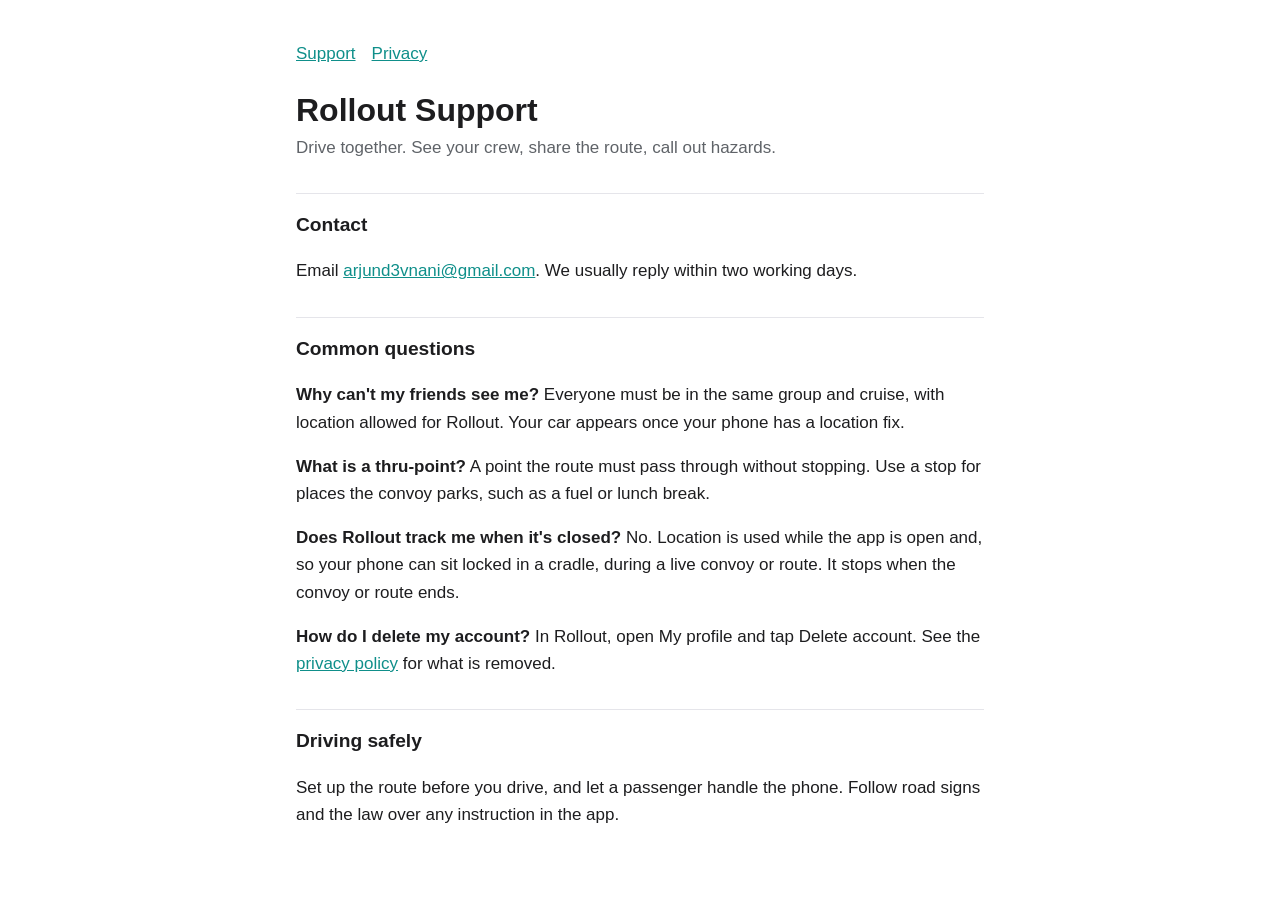
<file: index.html>
<!doctype html>
<html lang="en">
<head>
<meta charset="utf-8">
<meta name="viewport" content="width=device-width, initial-scale=1">
<title>Rollout Support</title>
<link rel="stylesheet" href="style.css">
</head>
<body>
<main>
<nav><a href="index.html">Support</a><a href="privacy.html">Privacy</a></nav>
<h1>Rollout Support</h1>
<p class="meta">Drive together. See your crew, share the route, call out hazards.</p>

<h2>Contact</h2>
<p>Email <a href="mailto:arjund3vnani@gmail.com">arjund3vnani@gmail.com</a>. We usually reply within two working days.</p>

<h2>Common questions</h2>
<p><strong>Why can't my friends see me?</strong> Everyone must be in the same group and cruise, with location allowed for Rollout. Your car appears once your phone has a location fix.</p>
<p><strong>What is a thru-point?</strong> A point the route must pass through without stopping. Use a stop for places the convoy parks, such as a fuel or lunch break.</p>
<p><strong>Does Rollout track me when it's closed?</strong> No. Location is used while the app is open and, so your phone can sit locked in a cradle, during a live convoy or route. It stops when the convoy or route ends.</p>
<p><strong>How do I delete my account?</strong> In Rollout, open My profile and tap Delete account. See the <a href="privacy.html">privacy policy</a> for what is removed.</p>

<h2>Driving safely</h2>
<p>Set up the route before you drive, and let a passenger handle the phone. Follow road signs and the law over any instruction in the app.</p>
</main>
</body>
</html>
</file>
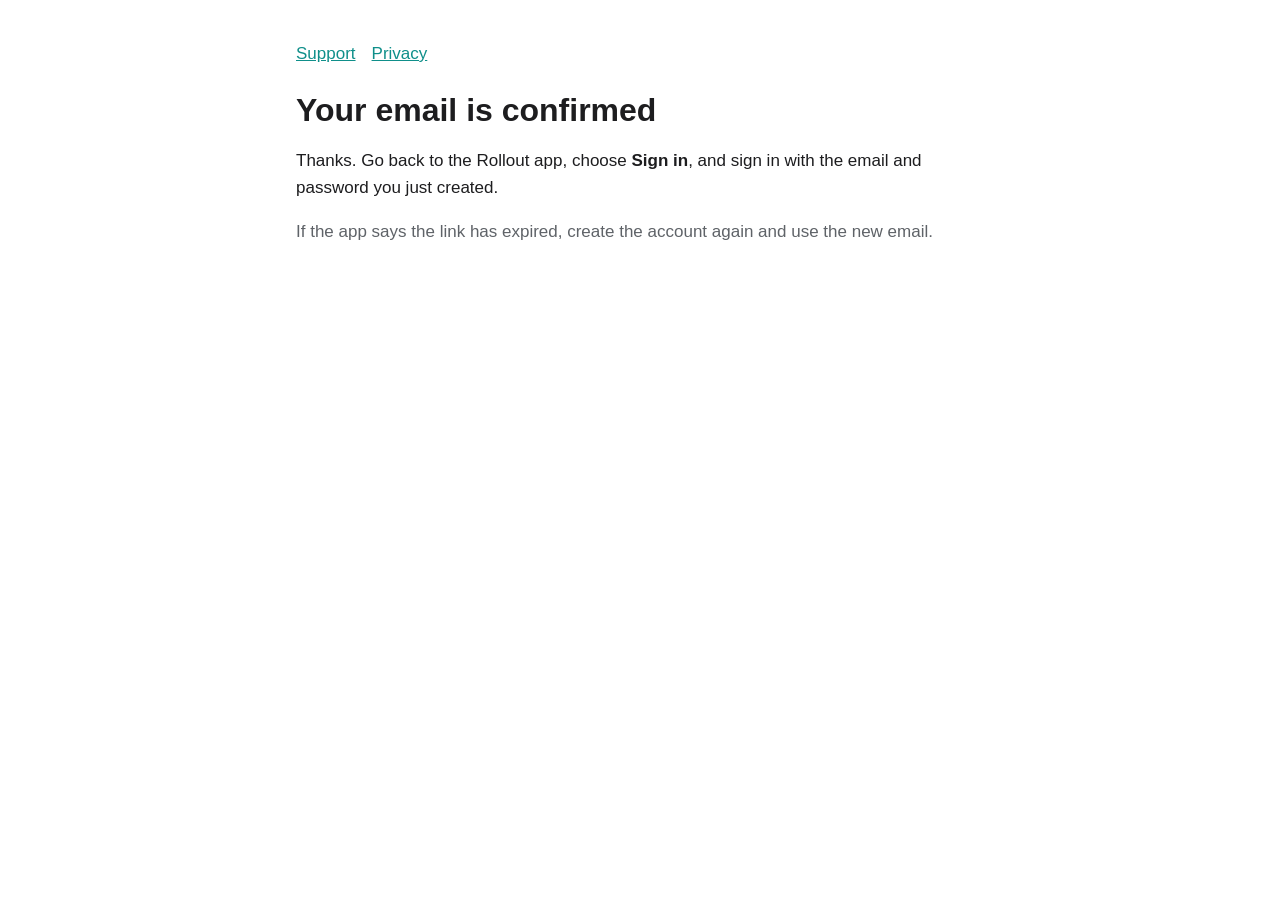
<file: confirmed.html>
<!doctype html>
<html lang="en">
<head>
<meta charset="utf-8">
<meta name="viewport" content="width=device-width, initial-scale=1">
<title>Rollout: email confirmed</title>
<link rel="stylesheet" href="style.css">
</head>
<body>
<main>
<nav><a href="index.html">Support</a><a href="privacy.html">Privacy</a></nav>
<h1>Your email is confirmed</h1>
<p>Thanks. Go back to the Rollout app, choose <strong>Sign in</strong>, and sign in with the email and password you just created.</p>
<p class="meta">If the app says the link has expired, create the account again and use the new email.</p>
</main>
</body>
</html>
</file>
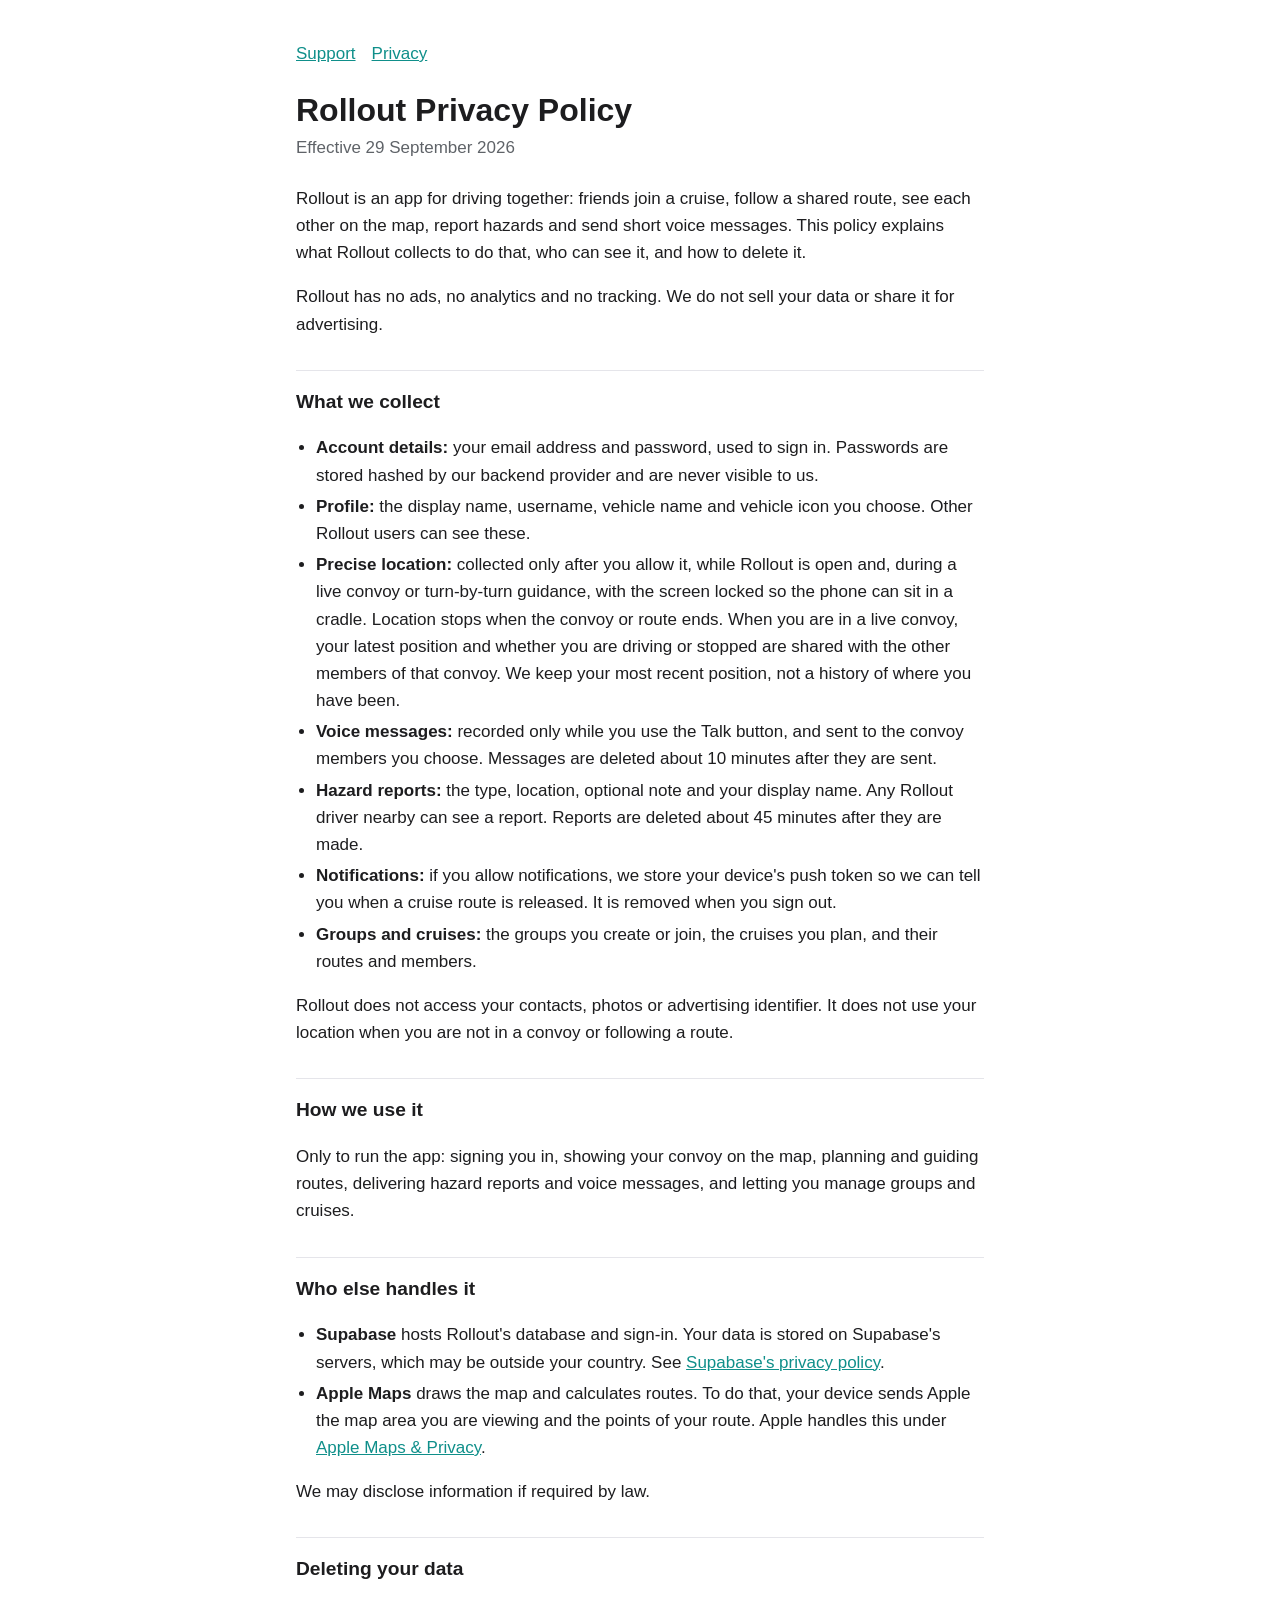
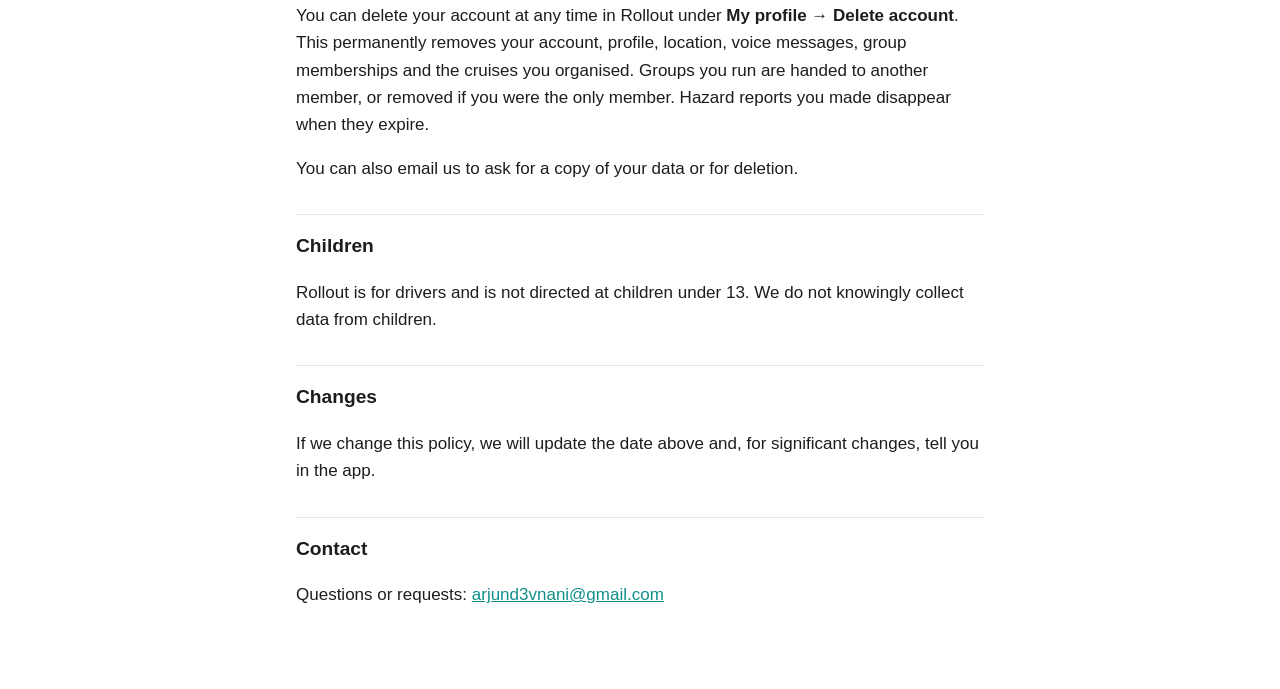
<file: privacy.html>
<!doctype html>
<html lang="en">
<head>
<meta charset="utf-8">
<meta name="viewport" content="width=device-width, initial-scale=1">
<title>Rollout Privacy Policy</title>
<link rel="stylesheet" href="style.css">
</head>
<body>
<main>
<nav><a href="index.html">Support</a><a href="privacy.html">Privacy</a></nav>
<h1>Rollout Privacy Policy</h1>
<p class="meta">Effective 29 September 2026</p>

<p>Rollout is an app for driving together: friends join a cruise, follow a shared route, see each other on the map, report hazards and send short voice messages. This policy explains what Rollout collects to do that, who can see it, and how to delete it.</p>
<p>Rollout has no ads, no analytics and no tracking. We do not sell your data or share it for advertising.</p>

<h2>What we collect</h2>
<ul>
<li><strong>Account details:</strong> your email address and password, used to sign in. Passwords are stored hashed by our backend provider and are never visible to us.</li>
<li><strong>Profile:</strong> the display name, username, vehicle name and vehicle icon you choose. Other Rollout users can see these.</li>
<li><strong>Precise location:</strong> collected only after you allow it, while Rollout is open and, during a live convoy or turn-by-turn guidance, with the screen locked so the phone can sit in a cradle. Location stops when the convoy or route ends. When you are in a live convoy, your latest position and whether you are driving or stopped are shared with the other members of that convoy. We keep your most recent position, not a history of where you have been.</li>
<li><strong>Voice messages:</strong> recorded only while you use the Talk button, and sent to the convoy members you choose. Messages are deleted about 10 minutes after they are sent.</li>
<li><strong>Hazard reports:</strong> the type, location, optional note and your display name. Any Rollout driver nearby can see a report. Reports are deleted about 45 minutes after they are made.</li>
<li><strong>Notifications:</strong> if you allow notifications, we store your device's push token so we can tell you when a cruise route is released. It is removed when you sign out.</li>
<li><strong>Groups and cruises:</strong> the groups you create or join, the cruises you plan, and their routes and members.</li>
</ul>
<p>Rollout does not access your contacts, photos or advertising identifier. It does not use your location when you are not in a convoy or following a route.</p>

<h2>How we use it</h2>
<p>Only to run the app: signing you in, showing your convoy on the map, planning and guiding routes, delivering hazard reports and voice messages, and letting you manage groups and cruises.</p>

<h2>Who else handles it</h2>
<ul>
<li><strong>Supabase</strong> hosts Rollout's database and sign-in. Your data is stored on Supabase's servers, which may be outside your country. See <a href="https://supabase.com/privacy">Supabase's privacy policy</a>.</li>
<li><strong>Apple Maps</strong> draws the map and calculates routes. To do that, your device sends Apple the map area you are viewing and the points of your route. Apple handles this under <a href="https://www.apple.com/legal/privacy/data/en/apple-maps/">Apple Maps &amp; Privacy</a>.</li>
</ul>
<p>We may disclose information if required by law.</p>

<h2>Deleting your data</h2>
<p>You can delete your account at any time in Rollout under <strong>My profile → Delete account</strong>. This permanently removes your account, profile, location, voice messages, group memberships and the cruises you organised. Groups you run are handed to another member, or removed if you were the only member. Hazard reports you made disappear when they expire.</p>
<p>You can also email us to ask for a copy of your data or for deletion.</p>

<h2>Children</h2>
<p>Rollout is for drivers and is not directed at children under 13. We do not knowingly collect data from children.</p>

<h2>Changes</h2>
<p>If we change this policy, we will update the date above and, for significant changes, tell you in the app.</p>

<h2>Contact</h2>
<p>Questions or requests: <a href="mailto:arjund3vnani@gmail.com">arjund3vnani@gmail.com</a></p>
</main>
</body>
</html>
</file>
<file: style.css>
:root { --bg: #ffffff; --text: #1d1d1f; --muted: #5f6368; --accent: #0f8f8a; --rule: #e5e5ea; }
@media (prefers-color-scheme: dark) { :root { --bg: #111214; --text: #f2f2f7; --muted: #a1a1a6; --accent: #3cc6bf; --rule: #2c2c2e; } }
* { box-sizing: border-box; }
body { margin: 0; background: var(--bg); color: var(--text); font: 17px/1.6 -apple-system, BlinkMacSystemFont, "Segoe UI", sans-serif; }
main { max-width: 720px; margin: 0 auto; padding: 40px 16px 64px; }
h1 { font-size: 2rem; line-height: 1.2; margin: 0 0 4px; }
h2 { font-size: 1.2rem; margin: 32px 0 8px; padding-top: 16px; border-top: 1px solid var(--rule); }
.meta { color: var(--muted); margin: 0 0 24px; }
a { color: var(--accent); }
ul { padding-left: 20px; }
li { margin: 4px 0; }
nav { margin-bottom: 24px; }
nav a { margin-right: 16px; }
</file>
